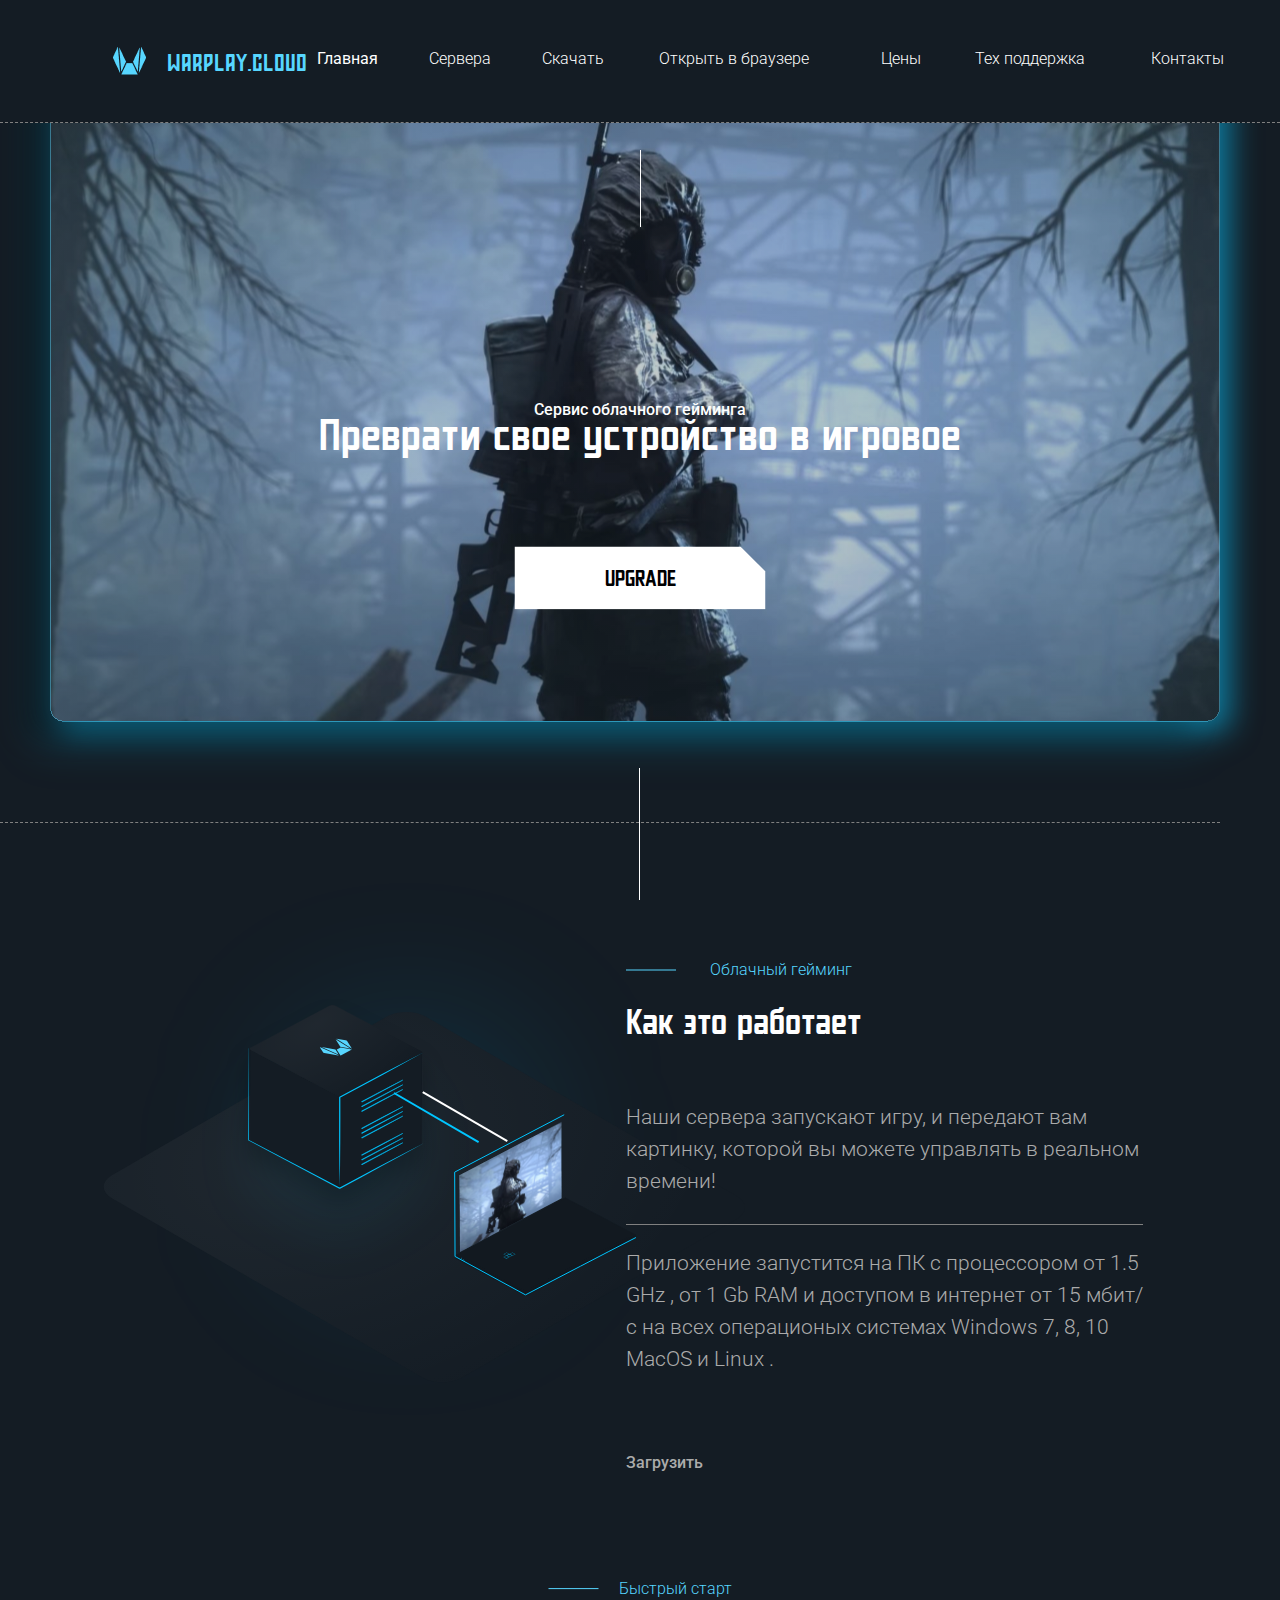
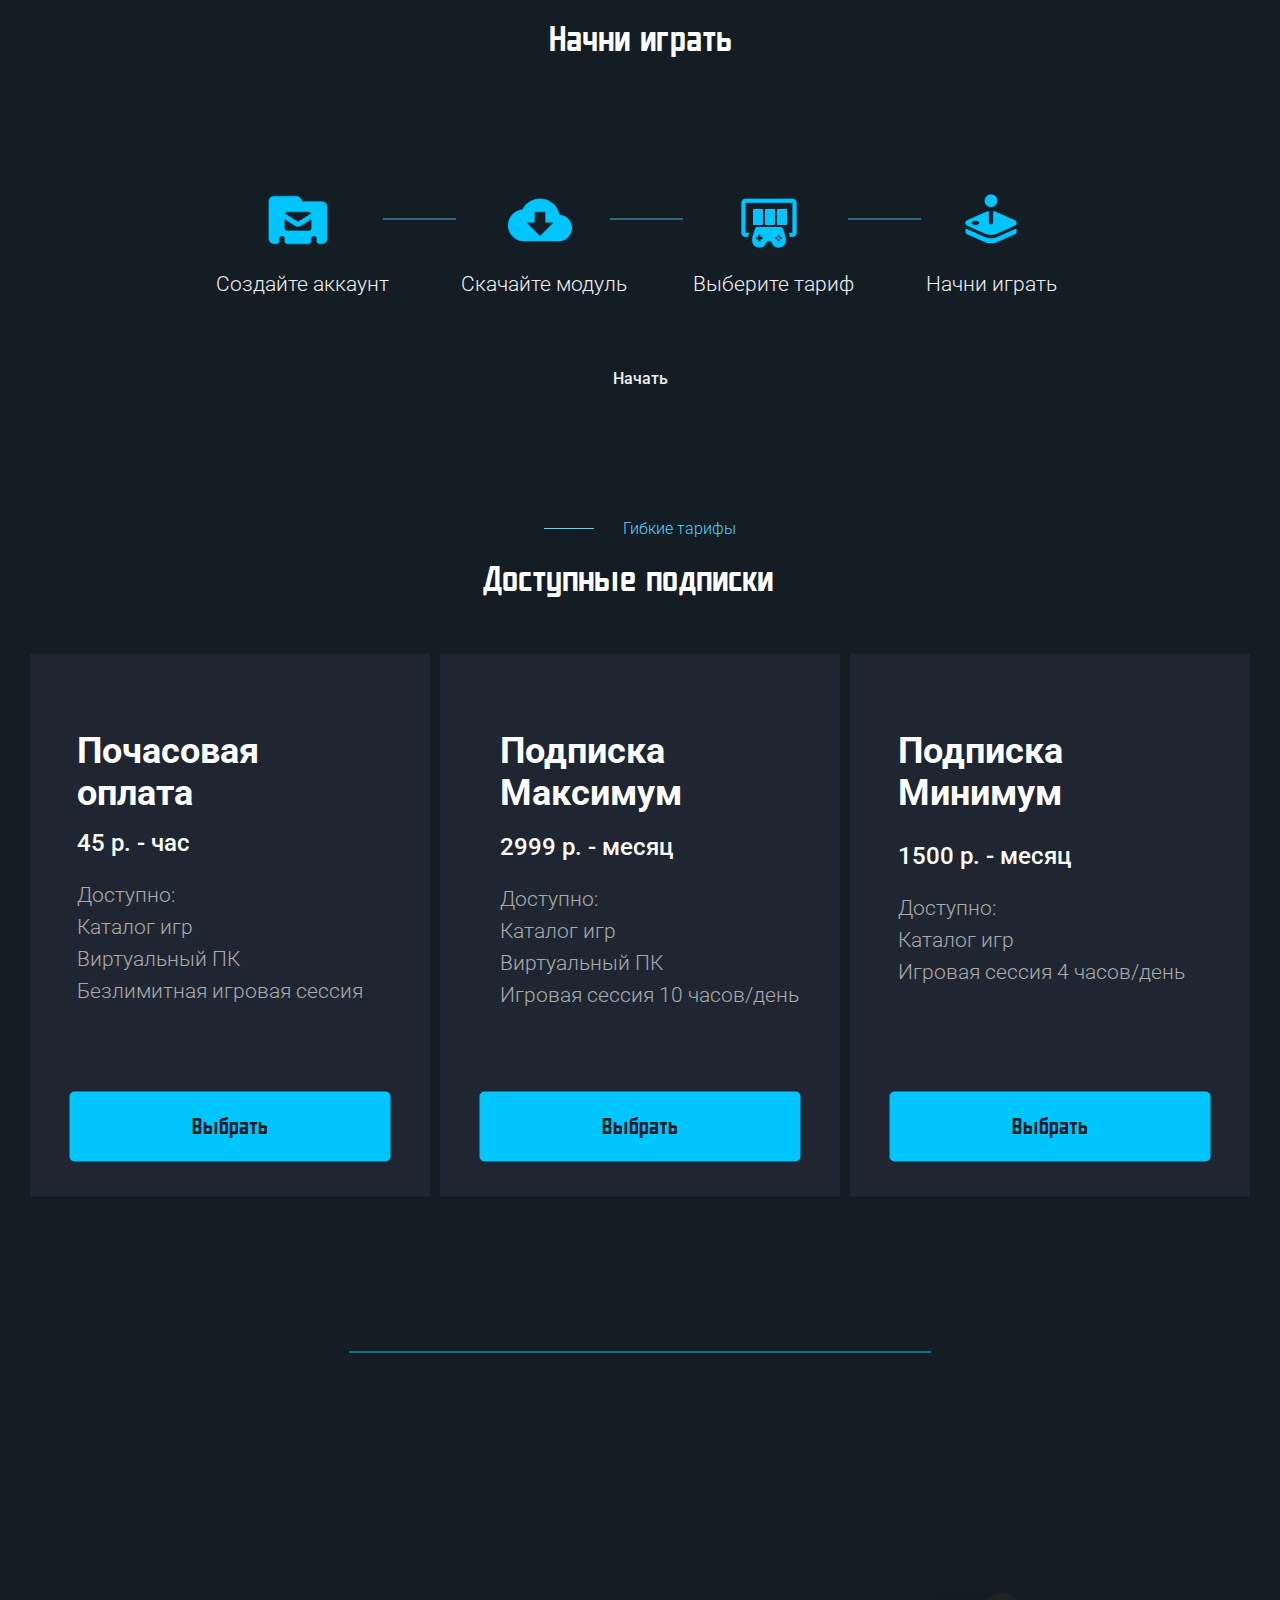
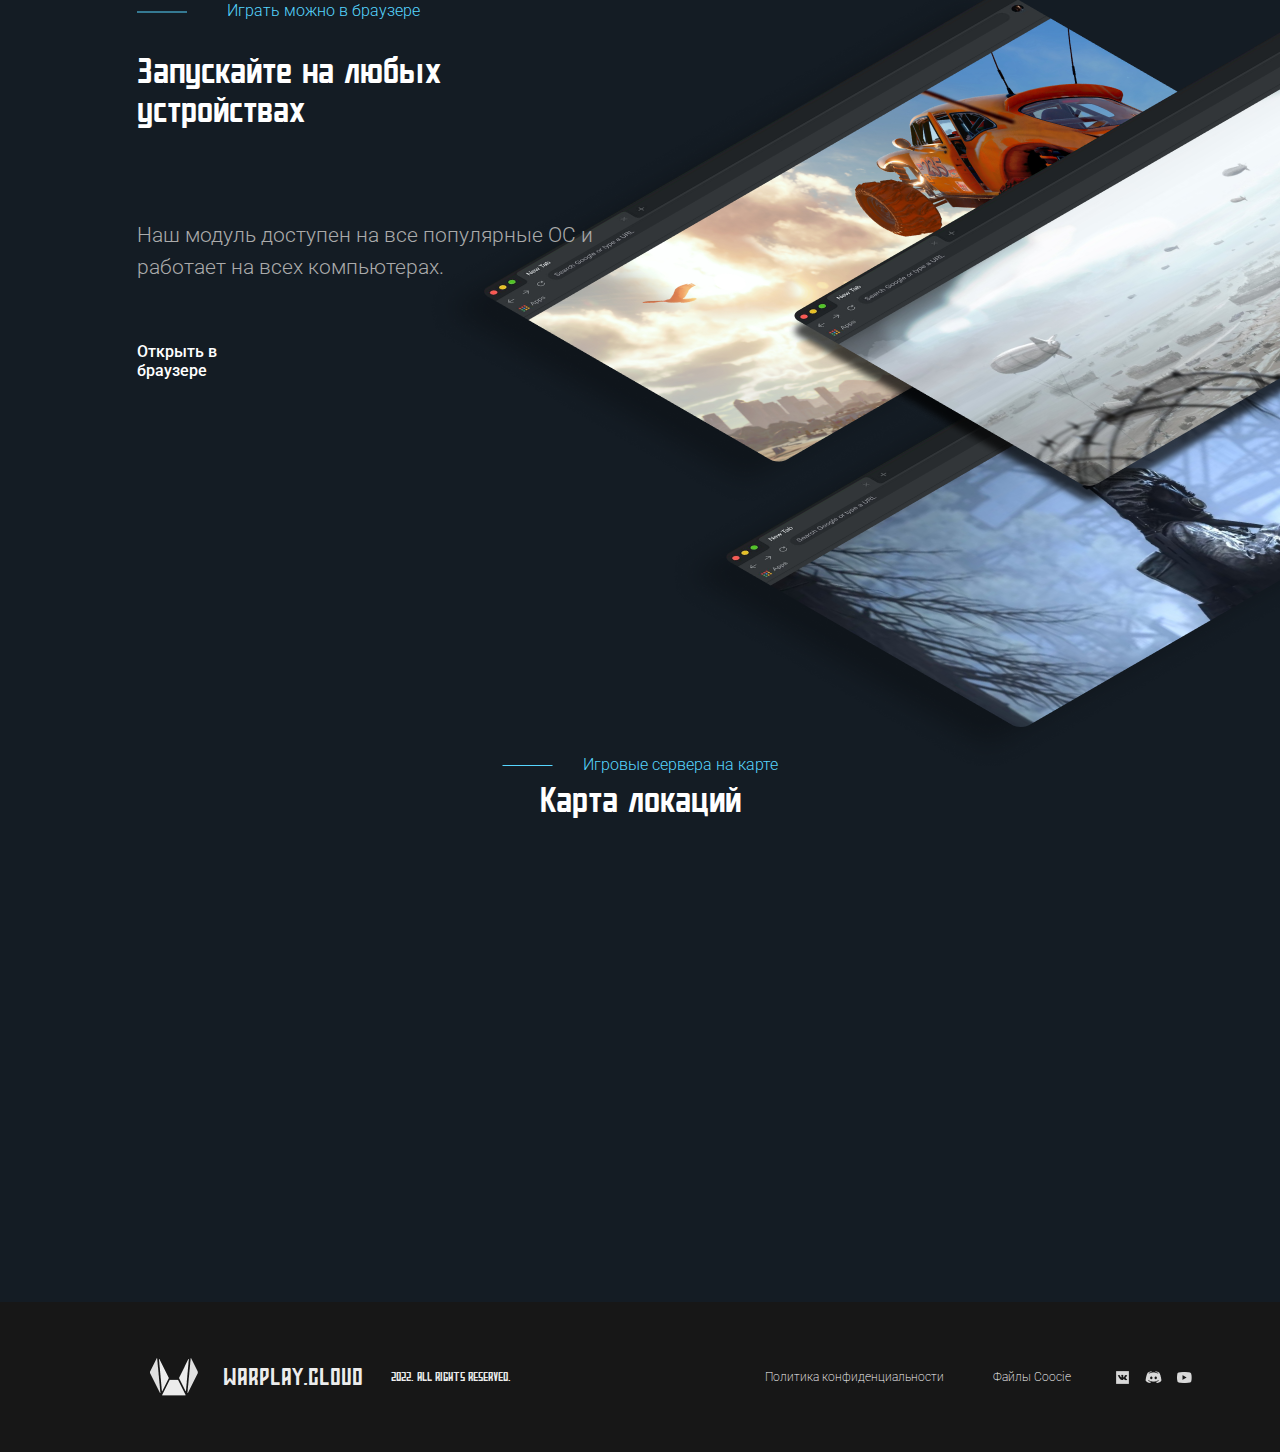
<file: index.html>
<!DOCTYPE html>
<html lang="en-ru">
<head>
    <meta charset="UTF-8">
    <meta name="viewport" content="width=device-width, initial-scale=1.0">
    <link rel="preconnect" href="https://fonts.googleapis.com">
    <link rel="preconnect" href="https://fonts.gstatic.com" crossorigin>
    <link href="https://fonts.googleapis.com/css2?family=Roboto&display=swap" rel="stylesheet">
    <link rel="stylesheet" href="style.css" />
    <title>WARPLAY.CLOUD</title>
</head>
<body>
    <header>
        <div class="HEADER"><img class = "LOGO" src = "./Media/logo.png">
            <p class="Logo">WARPLAY.CLOUD</p>
        </div>
        <nav>
            <ul class="nav">
                <li><a class ="home" href="#">Главная</a></li>
                <li><a class = "servers" href="#">Сервера</a></li>
                <li><a class = "donwnload" href="#">Скачать</a></li>
                <li><a class = "open"   href="#">Открыть в браузере</a></li>
                <li><a class = "price" href="#">Цены</a></li>
                <li><a class = "help" href="#">Тех поддержка</a></li>
                <li><a class = "contact" href="#">Контакты</a></li>
            </ul>
        </nav>
        <div class="slider_wrapper">
          
          <div class="myslide">
            <img src="./Media/Rectangle 71.svg" alt="3"></div>
          </div>
          <div class="myslide">
            <img src="./Media/face_2.svg" alt="sl"></div>
          </div>
          <div class="myslide">
            <img src="./Media/face_3.svg" alt="sl"></div>
          </div>
          <div class="myslide">
            <img src="./Media/face_4.svg" alt="sl"></div>
            <script src="index.js"></script>
          </div>
        </div>
        <div class="vertical-line vertical-line-left"></div>
        <div class="vertical-line vertical-line-right"></div>
        <div class="text">Сервис облачного гейминга </div>
        <div class="prev">Преврати свое устройство в игровое</div>
        <div class="button" ><a href="#"><svg width="251px%" height="61px" viewBox="0 0 200 50" preserveAspectRatio="none">
          <path d="M 0 0 L 180 0 L 200 20 L 200 50 L 0 50 Z" fill="white" /> 
        </svg><p>UPGRADE</p></a></div>
    </header>
    <img class="Image_server" src="./Media/ImageServerHost.svg" alt="">
    <div class = "text_1">
      <h2>Облачный гейминг</h2>
      <h1>Как это работает</h1>
      <p class="up">Наши сервера запускают игру, и передают вам картинку, которой вы можете управлять в реальном времени!</p>
      <p class = "down">Приложение запустится на ПК с процессором от 1.5 GHz , от 1 Gb RAM и доступом в интернет от 15 мбит/с на всех операционых системах Windows 7, 8, 10 MacOS и Linux .</p>
      <a href="#">Загрузить</a>
    </div>
    <div class = "text_2">
      <p class="up_1">Быстрый старт</p>
      <p class="down_1">Начни играть</p>
    </div>
    <div class="manual">
      <img src="./Media/account.png" alt="" class="acc_pic">
      <p class="account">Cоздайте аккаунт</p>
      <img src="./Media/module.png" alt="" class="module_pic">
      <p class="module">Cкачайте модуль</p>
      <img src="./Media/rate.png" alt="" class="rate_pic">
      <div class="line_1"></div>
      <p class="rate">Выберите тариф </p>
      <img src="./Media/game.png" alt="" class="game_pic">
      <div class="line_2"></div>
      <p class="game">Начни играть</p>
    </div>
    <a href="#" class="begin">Начать</a>
    <div class="text_3">
      <p class="up_2">Гибкие тарифы</p>
      <p class="down_1">Доступные подписки</p>
    </div>
    <div class="podpiska">
      <div class="kart_1">
        <h1>Почасовая оплата</h1>
        <h2>45 р. - час</h2>
        <p class="first">Доступно: </p>
        <p>Каталог игр</p>
        <p>Виртуальный ПК </p>
        <p>Безлимитная игровая сессия</p>
        <a href="#" class="btn" ><h3>Выбрать</h3></a>
      </div>
      <div class="kart_2">
        <h1>Подписка Максимум</h1>
        <h2>2999 р.  -  месяц</h2>
        <p class="first">Доступно: </p>
        <p>Каталог игр</p>
        <p>Виртуальный ПК </p>
        <p>Игровая сессия 10 часов/день</p>
        <a href="#" class="btn"><h3>Выбрать</h3></a>
      </div>
      <div class="kart_3">
        <h1>Подписка Минимум</h1>
        <h2>1500 р.  -  месяц</h2>
        <p class="first">Доступно: </p>
        <p>Каталог игр</p>
        <p>Игровая сессия 4 часов/день</p>        
        <a href="#" class="btn"><h3>Выбрать</h3></a>
      </div>
      </div>
      <div class="line_3"></div>
      <img class= "window" src="./Media/window.png" alt="">
      </div>
    </div>
    <div class="text_4">
        <h2>Играть можно в браузере</h2>
        <h1>Запускайте на любых устройствах</h1>
        <p>Наш модуль доступен на все популярные ОС и работает на всех компьютерах.</p>
        <a href="#">Открыть в браузере</a>
    </div>
      <div class="text_5">
        <p class="up_3">Игровые сервера на карте</p>
        <p class="down_3">Карта локаций</p>
      </div>
    </div>
    <div class = "map">
      <script type="text/javascript" charset="utf-8" async src="https://api-maps.yandex.ru/services/constructor/1.0/js/?um=constructor%3A94149766ca187acf10be42723028183ee053e216b6269a50952c4cd4760d56f3&amp;width=725&amp;height=395&amp;lang=ru_RU&amp;scroll=true"></script>
    </div>
    <footer>
      <img class="LOGO_footer" src ="./Media/Logo_footer.png" alt="">
      <p class="Logo_footer">WARPLAY.CLOUD</p>
      <p class="f2022">2022. ALL RIGHTS RESERVED.</p>
      <div class="contact_footer">
        <a href="#"><img src="./Media/VK com.png" alt=""></a>
        <a href="#"><img class="Discord" src="./Media/Discord.png" alt=""></a>
        <a href="#"><img src="./Media/YouTube.png" alt=""></a>
      </div>
      <a class="coocie" href = "#">Файлы Coocie</a>
      <a class="politics" href = "#">Политика конфиденциальности</a>
    </footer>
</body>
</html>
</file>
<file: style.css>
@import "./reset.css";

@font-face {
    font-family: 'pulsar-original';
    src: url(./Fonts/pulsar-original-webfont.woff2) format('woff2'),
    url(./Fonts/pulsar-original-webfont.woff) format('woff');
    font-weight: normal;
    font-style: normal;

}
@font-face {
    font-family: "aire_exteriorregular";
    src: url("./Fonts/ofont.ru_Aire Exterior.woff2") format('woff2'),
    url("./Fonts/ofont.ru_Aire Exterior.woff") format('woff');
    font-weight: normal;
    font-style: normal;

}
.roboto-regular {
    font-family: "Roboto", sans-serif;
    font-weight: 400;
    font-style: normal;
  }
/*Header*/
header{
    position: relative;
    height: 123px;
    background-color: #141C24;
    border-bottom: 1px  dashed  gray;
   
}
body{
    background-color: #141C24;
    height: 100%;

}

.HEADER{
   position: absolute;
   z-index: 10;
    float: left;
    
    
}
  
.LOGO{

    
    padding-top: 47px;
    padding-left: 113px;
    padding-bottom: 48.55px;
    
}

.Logo{
    display: inline-flex;
    font-family: 'pulsar-original';
    color: #57D6FF;
    font-size: 24px;
    font-weight: 400;
    line-height: 22.82px;
    text-align: left;
    padding-top: 52.61px;
    padding-left: 17px;
    



}
nav{
    float: right;
}

nav li { 
    display: inline-block;
}
nav ul a {
    
    font-family: "Roboto", sans-serif;
    display: inline-block;
    padding-top: 45px;
    text-decoration: none;
    color: #FFFFFF;
    text-align: center;
}
nav ul a::after {
    position: relative;
    content: '';
    left: 0;
    bottom: 0;
    display: block;
    width: 100%;
    height: 1px;
    background: #00C5FF;
    width: 0;
    transition: 0.3s;
    left: 50%;
    transform: translateX(-50%);
  }
nav ul a:hover:after {
    width: 100%;
}
.home{
    margin-right: 46px;    
    font-weight: 400;
    font-size: 16px;
    line-height: 28.8px;
    width: 61px;
    height: 29px;
    top: 45px;
    left: 408px;
    gap: 0px;
    opacity: 0px;
}
.servers{
    margin-right: 47px;    
    width: 63px;
    height: 29px;
    top: 45px;
    left: 515px;
    gap: 0px;
    opacity: 0px;
    font-weight: 300;
    font-size: 16px;
    line-height: 28.8px;
}
.donwnload{
    margin-right: 47px;
    width: 61px;
    height: 29px;
    top: 45px;
    left: 625px;
    gap: 0px;
    opacity: 0px;
    font-weight: 300;
    font-size: 16px;
    line-height: 28.8px;
}
.open{
    
    
    margin-right: 62px;
    width: 160px;
    height: 29px;
    top: 45px;
    left: 733px;
    gap: 0px;
    opacity: 0px;
    font-weight: 300;
    font-size: 16px;
    line-height: 28.8px;
}
.price{
    
    margin-right: 45px;
    width: 41px;
    height: 29px;
    top: 45px;
    left: 943px;
    gap: 0px;
    opacity: 0px;
    font-weight: 300;
    font-size: 16px;
    line-height: 28.8px;
}
.help{
    
    margin-right: 57px;
    width: 120px;
    height: 29px;
    top: 45px;
    left: 1029px;
    gap: 0px;
    opacity: 0px;
    font-weight: 300;
    font-size: 16px;
    line-height: 28.8px;
}
.contact{
    
    
    margin-right: 57px;
    width: 72px;
    height: 29px;
    top: 45px;
    left: 1197px;
    gap: 0px;
    opacity: 0px;
    font-weight: 300;
    font-size: 16px;
    line-height: 28.8px;
}


.myslide{
    height: 797px;
    position: absolute;
    margin-left: auto;
    margin-right: auto;
    left: 0;
    right: 60px;
    text-align: center;
    z-index: -1;
    margin-top: 26px;
    border-bottom: 1px  dashed  gray;
}
.myslide img {
    
    filter:  drop-shadow(10px 10px 15px rgba(9, 189, 242, 0.6)); 
  }
  .vertical-line {
    position:absolute;
    width: 1px;
    
    background-color: #FFFFFF;
     /* Цвет линии */
  }
  
  .vertical-line-left {
    height: 77px;
    left: 50%;
    top:150px;
  }
  
  .vertical-line-right {
    height: 132px;
    right: 50%;
    top:768px; /* Позиция правой линии */
  }

  .text{
    margin: 0;
    position: absolute;
    top: 409px;
    left: 50%;
    margin-right: -50%;
    transform: translate(-50%, -50%) ;
    font-family: "Roboto", sans-serif;
    font-weight: 500;
    font-size: 16px;
    line-height: 19px;
    color: #FFFFFF;
    
  }
div.prev{
    margin: 0;
    position: absolute;
    top: 435px;
    left: 50%;
    margin-right: -50%;
    transform: translate(-50%, -50%) ;
    font-family: 'aire_exteriorregular';
    font-weight: 400;
    font-size: 48px;
    line-height: 48px;
    color: #FFFFFF;

}
.button{
   
    
    height: 61px;
    width: 251px;
    
    color: black;
    margin: 0;
    position: absolute;
    top: 577px;
    left: 50%;
    margin-right: -50%;
    transform: translate(-50%, -50%) ;
    font-family: 'aire_exteriorregular';
    font-size: 24px;
    font-weight: 400;
    

}
.button p{
    position: absolute;
    top: 50%;
    left: 50%;
    transform: translate(-50%, -50%); 
    color: black;
}
/* Body */
.Image_server{
    position: absolute;
    top:870px;
    left: 92px;
}
.text_1{
    height: 480px;
    width: 517px;
    position: absolute;
    text-align: left;
    top:956px;
    right: 0;
    margin-right: 137px;
    font-size: 16px;
    font-weight: 300;
    line-height: 28.8px;
    
    
    
}
.text_1::before{
    content: '';
    position: absolute;
    top: 3%;
    left: 0;
    transform: translateY(-50%);
    width: 50px;
    height: 1px;
    background-color: #57D6FF; 
    /* Цвет линии */
}
.text_1 h2{
    font-family: "Roboto", sans-serif;
    color: #57D6FF;
    padding-bottom: 17px;
    margin-left: 84px;
}
.text_1 h1{
    padding-bottom: 60px;
    color: #FFFFFF;
    font-family: 'aire_exteriorregular';
    font-size: 39px;
    font-weight: 400;
    line-height: 39px;
    

}
.text_1 p{
    
    color:#ABABAB;
    font-family: "Roboto", sans-serif;
    font-size: 21.33px;
    font-weight: 300;
    line-height: 31.99px;
    
   
}
.up{
    border-bottom: 0.5px  solid  gray;
    padding-bottom: 27px;
}
.down{
    padding-top: 22px;
    padding-bottom: 74px;
}
.text_1 a{
    color:#ABABAB;
    display: inline-block;
    width: 80px; 
    font-family:"Roboto", sans-serif;
    font-size: 16px;
    font-weight: 500;
    line-height: 18.75px;
    text-align: left;
    
    

}
.text_1 a::after{
    position: relative;
    color:#00C5FF;

    content: '';
    left: 0;
    bottom: 0;
    display: block;
    width: 100%;
    height: 1px;
    background: #00C5FF;
    width: 0;
    transition: 0.3s;
    left: 50%;
    transform: translateX(-50%);
}
.text_1 a:hover{
    color:#00C5FF;
}
.text_1 a:hover:after{
    width: 100%;
}
.text_2{
    position: absolute;
    color:#FFFFFF;
    left: 50%;
    margin-right: -50%;
    transform: translate(-50%, -50%) ;
    top:1616px;
}
.up_1{
    color: #57D6FF;
    font-family:"Roboto", sans-serif;
    font-size: 16px;
    font-weight: 300;
    line-height: 28.8px;
    margin-bottom: 15px;
    text-align: right;
    

}
.down_1{
    font-family: 'aire_exteriorregular';
    font-size: 39px;
    font-weight: 400;
    line-height: 39px;
    text-align: left;
    
    
}
.up_1::before{
    content: '';
    position: absolute;
    top: 17%;
    left: 0;
    transform: translateY(-50%);
    width: 50px;
    height: 1px;
    background-color: #57D6FF; 
    /* Цвет линии */
}

.manual{
    position: relative;
    top:1719px;
    left: 50%; 
    margin-right: -50%; 
    transform: translate(-50%, -50%) ;

    height: 108px;
    width: 848px;
}
.manual p{
    display: inline;
    position: absolute;
    bottom:0;
    left:0;
    color: #f1f1f1;
    
    font-family: "Roboto", sans-serif;
    font-size: 21.33px;
    font-weight: 300;
    
    

}
.manual img{
    position: absolute;
    left: 0;

}
.acc_pic{
    

    margin-left:50px;

}
.module_pic{
    
    margin-left:292px;
}
.module::before{
    content: '';
    position: absolute;
    bottom: 76px;
    left: 90%;
    transform: translateY(-50%);
    width: 73px;
    height: 1px;
    background-color: #50AFCD;
}
.rate_pic{
    margin-left: 521px;
}
.game_pic{
    margin-left: 743px;
}
.module{
    margin-left: 245px;
}
.rate{
    margin-left: 477px;
}
.game{
    margin-left: 710px;
}
.line_1{
    position: absolute;
  bottom: 76px;
  left: 167px;
  transform: translateY(-50%);
  width: 73px;
  height: 1px;
  background-color: #50AFCD;
}
.line_2{
    position: absolute;
    bottom: 76px;
    left: 632px;
    transform: translateY(-50%);
    width: 73px;
    height: 1px;
    background-color: #50AFCD;
}

.begin{
    position: absolute;
    left: 50%; 
    margin-right: -50%; 
    transform: translate(-50%, -50%) ;
    top:1980px;
    color: #f1f1f1;
    
    font-family: "Roboto", sans-serif;
    font-size: 16px;
    font-weight: 500;
    line-height: 18.75px;
    text-align: left;

    
}
.begin::after{
    position: relative;
    color:#00C5FF;

    content: '';
    left: 0;
    bottom: 0;
    display: block;
    width: 100%;
    height: 1px;
    background: #00C5FF;
    width: 0;
    transition: 0.3s;
    left: 50%;
    transform: translateX(-50%);
}
.begin:hover:after{
    width: 100%;
}
.begin:hover{
    color:#00C5FF;
}
.text_3{
    color: #FFFFFF;
    width: 316px;
    height: 83px;
    position: absolute;
    left: 50%;
    margin-right: -50%;
    transform: translate(-50%, -50%) ;
    top:2156px;

}
.up_2{
    color: #57D6FF;
    font-family:"Roboto", sans-serif;
    font-size: 16px;
    font-weight: 300;
    line-height: 28.8px;
    margin-bottom: 15px;
    margin-right: 62px;
    text-align: right;
}
.up_2::before{
    content: '';
    position: absolute;
    top: 17%;
    left: 62px;
    transform: translateY(-50%);
    width: 50px;
    height: 1px;
    background-color: #57D6FF; 
    /* Цвет линии */
}
.podpiska{
    position: relative;
    left: 50%;
    margin-right: -50%;
    transform: translate(-50%, -50%) ;
    width: 1220px;
    height: 593px;
    top:2269px;
}

.kart_2:hover{
    background-color: #00C5FF;
}
.kart_3:hover{
    background-color: #00C5FF;
}
.podpiska h1{
    font-family: "Roboto", sans-serif;
    font-size: 36px;
    font-weight: 700;
    line-height: 42.19px;
    color: #FFFFFF;
    width: 85px;
    margin-top: 76px;
}
.podpiska h2{
    font-family: "Roboto", sans-serif;
    font-size: 24px;
    font-weight: 500;
    line-height: 28.13px;
    color: #FFFFFF;

}
.podpiska p{
display: block;
font-family: "Roboto", sans-serif;
font-size: 21.33px;
font-weight: 300;
line-height: 31.99px;
text-align: left;
color:#ABABAB;

}
.podpiska a{
   
    
    height: 70px;
    width: 321px;
    border-radius: 5px;
    
    position: absolute;
    left: 50%; 
    margin-right: -50%; 
    transform: translate(-50%, -50%) ;
    
    bottom: 0;
    background-color: #00C5FF;    
    font-family: 'aire_exteriorregular';
    font-size: 24px;
    font-weight: 400;
    line-height: 43.2px;
}


.btn h3{
    height: 70px;
    width: 321px;
    border-radius: 5px;
    position: absolute;
    text-decoration: none;
    display: grid;
    text-align: center;
    justify-content: center;
    align-content: center;
    top:50%;
    left: 50%; 
    margin-right: -50%; 
    transform: translate(-50%, -50%) ;
    color: #141C24;
    
}

.first{
    margin-top: 21.21px;
}
.kart_1{
    position: absolute; 
    display: inline-block;
    width: 400px;
    height: 543px;
    background-color: #1F2631;
    bottom: 0;
    
} 
.kart_1 h1,.kart_1 h2,.kart_1 p{
    margin-left: 47px;
    
}
.kart_1:hover{
    background-color: #00C5FF;
    transition: all 0.3s ease;
}
.kart_1:hover h1{
    color:#141C24;
    transition: all 0.3s ease;
    
}
.kart_1:hover h2{
    color:#141C24;
    transition: all 0.3s ease;
    
}
.kart_1:hover p{
    color:#141C24;
    transition: all 0.3s ease;
    
} 
.kart_1:hover h3{
    color:#FFFFFF;
    background-color: #141C24;
    transition: all 0.3s ease;
    
}

.kart_1 h2{
    margin-top: 15px;
}


.kart_2{
    position: absolute;
    display: inline-block;
    left:410px;
    width: 400px;
    height: 543px;
    background-color: #1F2631;
    bottom: 0;


}
.kart_2 h1,.kart_2 h2,.kart_2 p{
    margin-left: 60px;
}

.kart_2 h2{
    margin-top: 19px;
    
}
.kart_2:hover{
    background-color: #00C5FF;
    transition: all 0.3s ease;
}
.kart_2:hover h1{
    color:#141C24;
    transition: all 0.3s ease;
    
}
.kart_2:hover h2{
    color:#141C24;
    transition: all 0.3s ease;
    
}
.kart_2:hover p{
    color:#141C24;
    transition: all 0.3s ease;
    
} 
.kart_2:hover h3{
    color:#FFFFFF;
    background-color: #141C24;
    transition: all 0.3s ease;
    
}



.kart_3{
    position: absolute;
    display: inline-block;
    left:820px;
    width: 400px;
    height: 543px;
    background-color: #1F2631;
    bottom: 0;


}
.kart_3 h1,.kart_3 h2,.kart_3 p{
    margin-left: 48px;
}
.kart_3 h2{
    margin-top: 28px;
}
.kart_3:hover{
    background-color: #00C5FF;
    transition: all 0.3s ease;
}
.kart_3:hover h1{
    color:#141C24;
    transition: all 0.3s ease;
    
}
.kart_3:hover h2{
    color:#141C24;
    transition: all 0.3s ease;
    
}
.kart_3:hover p{
    color:#141C24;
    transition: all 0.3s ease;
    
} 
.kart_3:hover h3{
    color:#FFFFFF;
    background-color: #141C24;
    transition: all 0.3s ease;
    
}
.line_3{
    position: absolute;
    top: 2952px;
    left: 167px;
    
    left: 50%; 
    margin-right: -50%; 
    transform: translate(-50%, -50%) ;
    width: 582px;
    height: 1px;
    background-color: #00C5FF;
}
.window{
    position: absolute;
    top:3180px;
    right: 0;
}
.text_4{
    width: 480px;
    height: 370px;
    position: absolute;
    top:3197px;
    left: 137px;
}
.text_4::before{
    content: '';
    position: absolute;
    top: 15px;
    left: 0;
    transform: translateY(-50%);
    width: 50px;
    height: 1px;
    background-color: #57D6FF; 
    /* Цвет линии */
}
.text_4 h2{
    color:#57D6FF;
    margin-left: 90px;
    font-family: "Roboto", sans-serif;
    font-size: 16px;
    font-weight: 300;
    line-height: 28.8px;
    text-align: left;

}
.text_4 h1{
    color: #FFFFFF;
    margin-top: 25px;
    font-family: 'aire_exteriorregular';
    font-size: 39px;
    font-weight: 400;
    line-height: 39px;
    text-align: left;

}
.text_4 p{
    color: #ABABAB;
    margin-top: 90px;
    margin-bottom: 60px;
    font-family: "Roboto", sans-serif;
    font-size: 21.33px;
    font-weight: 300;
    line-height: 31.99px;
    text-align: left;

}
.text_4 a{
    position: relative;
    display: inline-block;
    width: 153px;
    height: 19px;
    color:#FFFFFF;
    font-family: "Roboto", sans-serif;
    font-size: 16px;
    font-weight: 500;
    line-height: 18.75px;
    text-align: left;


}
.text_4 a::after{
    position: absolute;
    color:#00C5FF;

    content: '';
    left: 0;
    bottom: 0;
    display: block;
    
    height: 1px;
    background: #00C5FF;
    width: 0;
    transition: 0.3s;
    left: 50%;
    transform: translateX(-50%);
}
.text_4 a:hover{
    color:#00C5FF;
}
.text_4 a:hover:after{
    width: 100%;
}
.text_5{
    position: absolute;
    top:3987px;
    width: 275px;
    height: 73px;
    left: 50%;
    margin-right: -50%;
    transform: translate(-50%, -50%) ;
}
.up_3{
    color: #57D6FF;
    font-family: "Roboto", sans-serif;
    font-size: 16px;
    font-weight: 300;
    line-height: 28.8px;
    text-align: right;

}
.down_3{
    color: #FFFFFF;
    font-family: 'aire_exteriorregular';
    font-size: 39px;
    font-weight: 400;
    line-height: 39px;
    text-align: center;

}
.up_3::before{
    content: '';
    position: absolute;
    top: 15px;
    left: 0;
    transform: translateY(-50%);
    width: 50px;
    height: 1px;
    background-color: #57D6FF; 
    /* Цвет линии */
}
.map{
    position: absolute;
    top: 4258px;
    left: 50%;
    margin-right: -50%;
    transform: translate(-50%, -50%) ;
    /* padding-bottom: 87px; */

}
footer{
    position: absolute;
    /* margin-top: 150px; */
    width: 100%;
    height: 150px;
    top:4502px;
    background-color: #171717;
}
footer .Logo_footer{
    position: absolute;
    top:65px;
    left: 223px;
    color: #ECECEC;
    
    font-family: 'pulsar-original';
    font-size: 24px;
    font-weight: 400;
    line-height: 22.82px;
    text-align: left;

}
footer .LOGO_footer{
    position: absolute;
    top: 56px;
    left: 150px;
}
.f2022{
    position: absolute;
    top: 70px;
    left: 391px;
    color:#ECECEC;

    font-family: 'pulsar-original';
    font-size: 12px;
    font-weight: 400;
    line-height: 11.41px;
    text-align: left;


}
.contact_footer{
    position: absolute;
    right: 87px;
    top:67px;
}
.Discord{
    margin-left: 10px;
    margin-right: 10px;
}
.coocie{
    position: absolute;
    right: 209px;
    top:68px;

    
    font-family: "Roboto", sans-serif;
    font-size: 12px;
    font-weight: 200;
    line-height: 14.06px;
    color: #FFFFFF;

}
.politics{
    position: absolute;
    top:68px;
    right: 336px;

    font-family: "Roboto", sans-serif;
    font-size: 12px;
    font-weight: 200;
    line-height: 14.06px;
    color: #FFFFFF;

}
</file>
